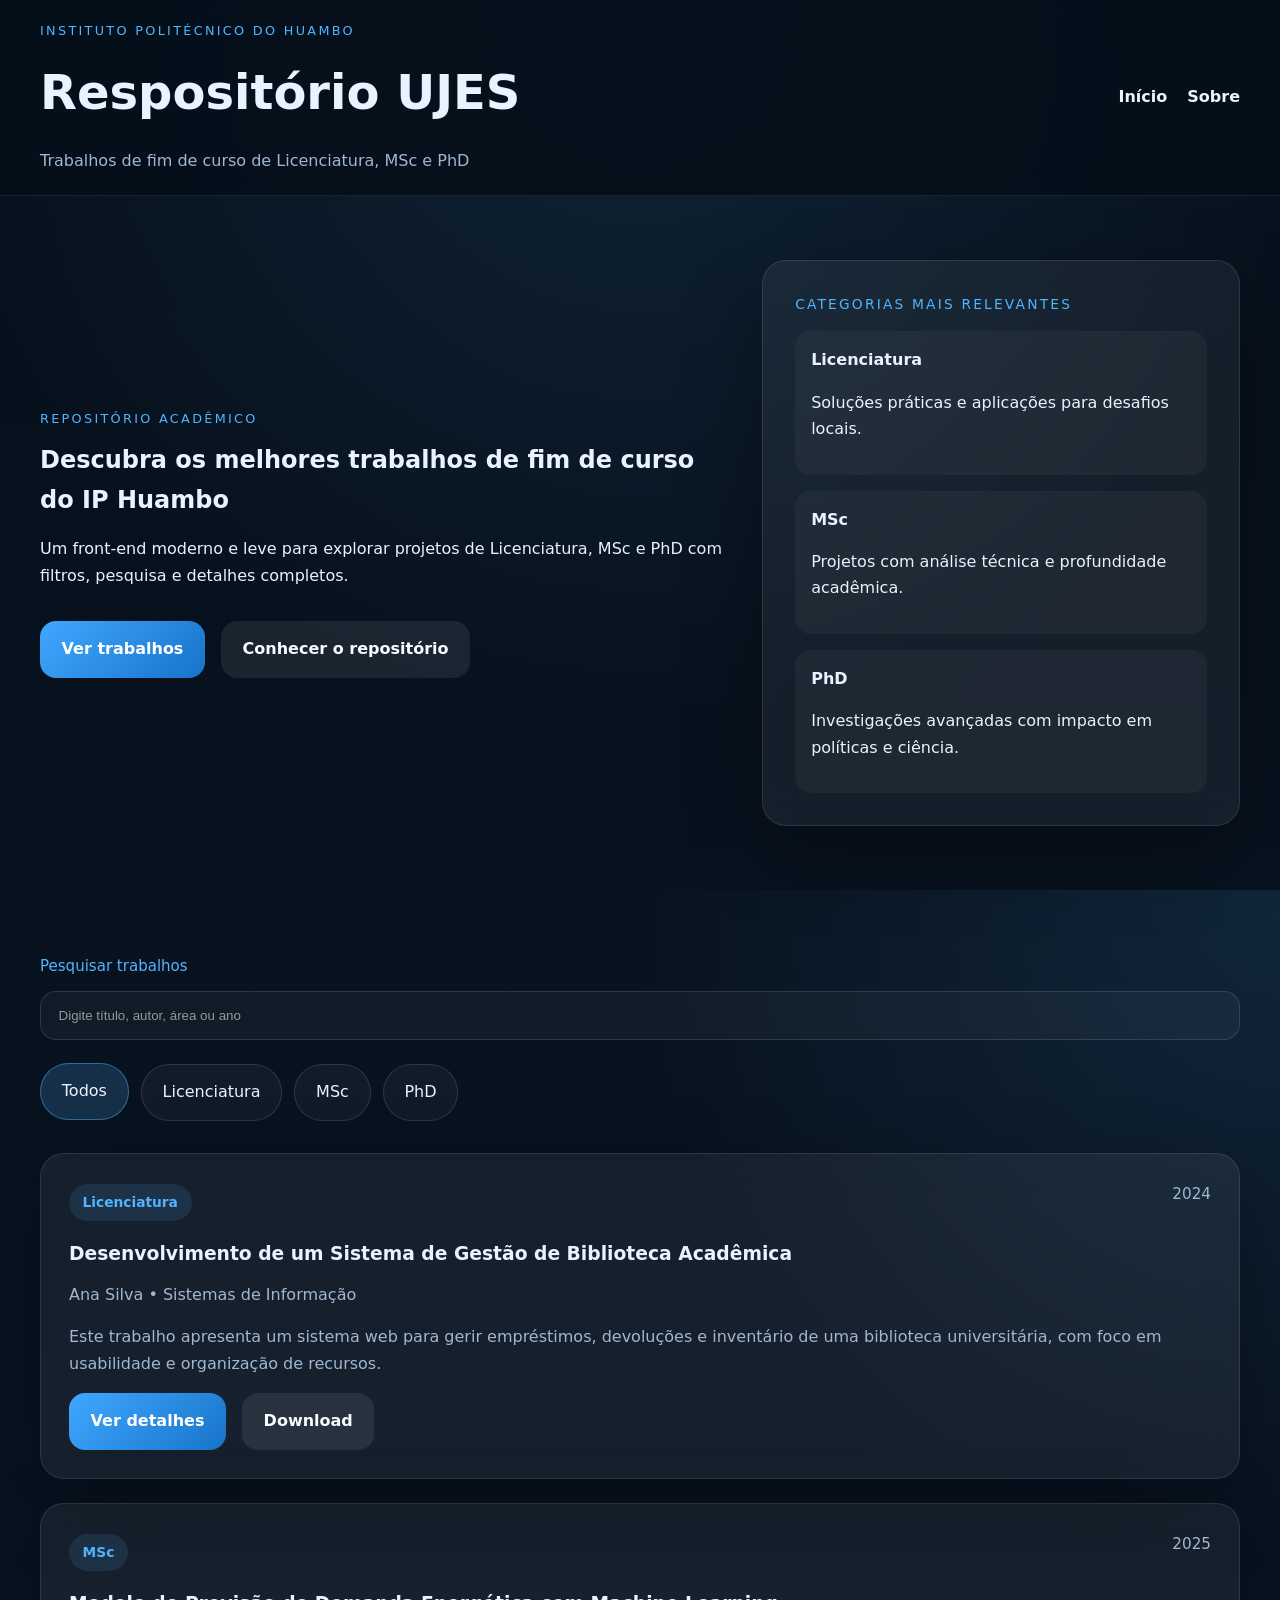
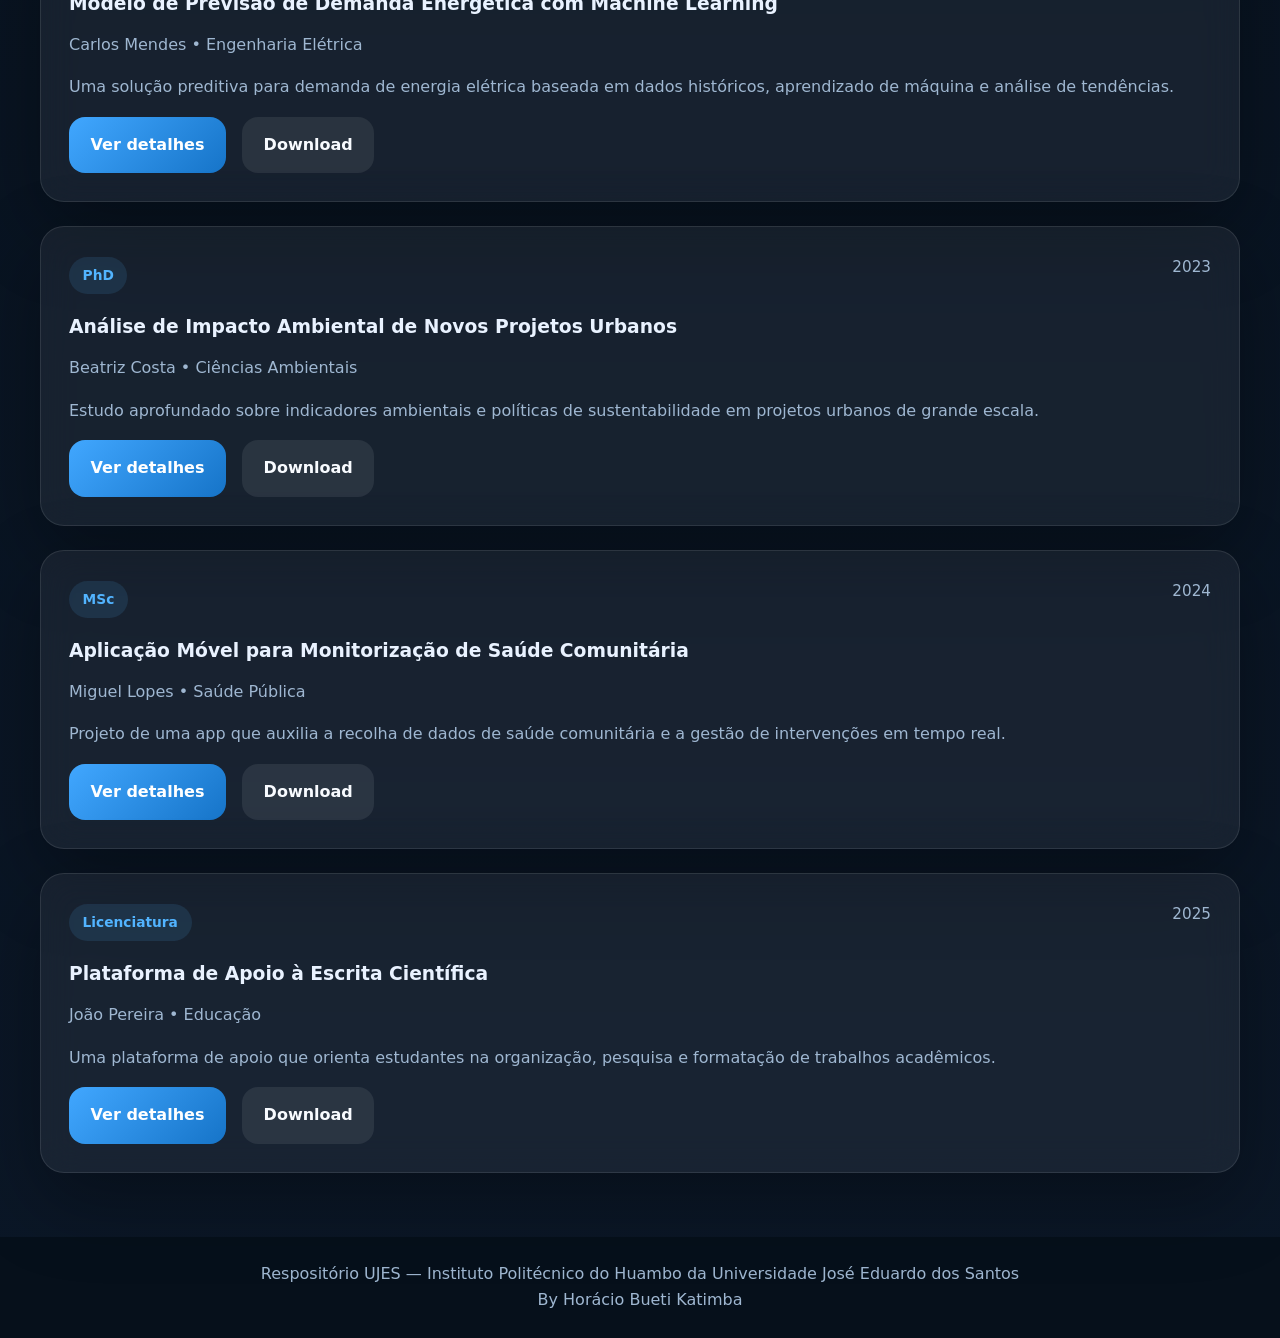
<file: index.html>
<!DOCTYPE html>
<html lang="pt-BR">
<head>
  <meta charset="UTF-8" />
  <meta name="viewport" content="width=device-width, initial-scale=1.0" />
  <title>Respositório UJES</title>
  <link rel="stylesheet" href="css/styles.css" />
</head>
<body>
  <header class="site-header">
    <div class="container header-inner">
      <div>
        <p class="eyebrow">Instituto Politécnico do Huambo</p>
        <h1>Respositório UJES</h1>
        <p class="subtitle">Trabalhos de fim de curso de Licenciatura, MSc e PhD</p>
      </div>
      <nav aria-label="Navegação principal">
        <ul class="nav-list">
          <li><a href="index.html">Início</a></li>
          <li><a href="sobre.html">Sobre</a></li>
        </ul>
      </nav>
    </div>
  </header>

  <main>
    <section class="hero section-hero">
      <div class="container hero-grid">
        <div>
          <p class="eyebrow">Repositório Acadêmico</p>
          <h2>Descubra os melhores trabalhos de fim de curso do IP Huambo</h2>
          <p>Um front-end moderno e leve para explorar projetos de Licenciatura, MSc e PhD com filtros, pesquisa e detalhes completos.</p>
          <div class="hero-actions">
            <a class="button-primary" href="#lista">Ver trabalhos</a>
            <a class="button-secondary" href="sobre.html">Conhecer o repositório</a>
          </div>
        </div>
        <div class="hero-card card-glass">
          <p class="overline">Categorias mais relevantes</p>
          <div class="hero-list">
            <div>
              <strong>Licenciatura</strong>
              <p>Soluções práticas e aplicações para desafios locais.</p>
            </div>
            <div>
              <strong>MSc</strong>
              <p>Projetos com análise técnica e profundidade acadêmica.</p>
            </div>
            <div>
              <strong>PhD</strong>
              <p>Investigações avançadas com impacto em políticas e ciência.</p>
            </div>
          </div>
        </div>
      </div>
    </section>

    <section class="section-light" id="lista">
      <div class="container">
        <div class="controls">
          <div class="search-wrapper">
            <label for="search-input">Pesquisar trabalhos</label>
            <input id="search-input" type="search" placeholder="Digite título, autor, área ou ano" />
          </div>
          <div class="filters" role="group" aria-label="Filtrar por tipo de trabalho">
            <button data-category="all" class="filter active">Todos</button>
            <button data-category="Licenciatura" class="filter">Licenciatura</button>
            <button data-category="MSc" class="filter">MSc</button>
            <button data-category="PhD" class="filter">PhD</button>
          </div>
        </div>

        <div class="works-grid" id="works-grid" aria-live="polite"></div>
      </div>
    </section>
  </main>

  <footer class="site-footer">
    <div class="container">
      <p>Respositório UJES — Instituto Politécnico do Huambo da Universidade José Eduardo dos Santos</p>

      <p>By Horácio Bueti Katimba</p>
    </div>
  </footer>

  <script src="js/data.js"></script>
  <script src="js/index.js"></script>
</body>
</html>
</file>
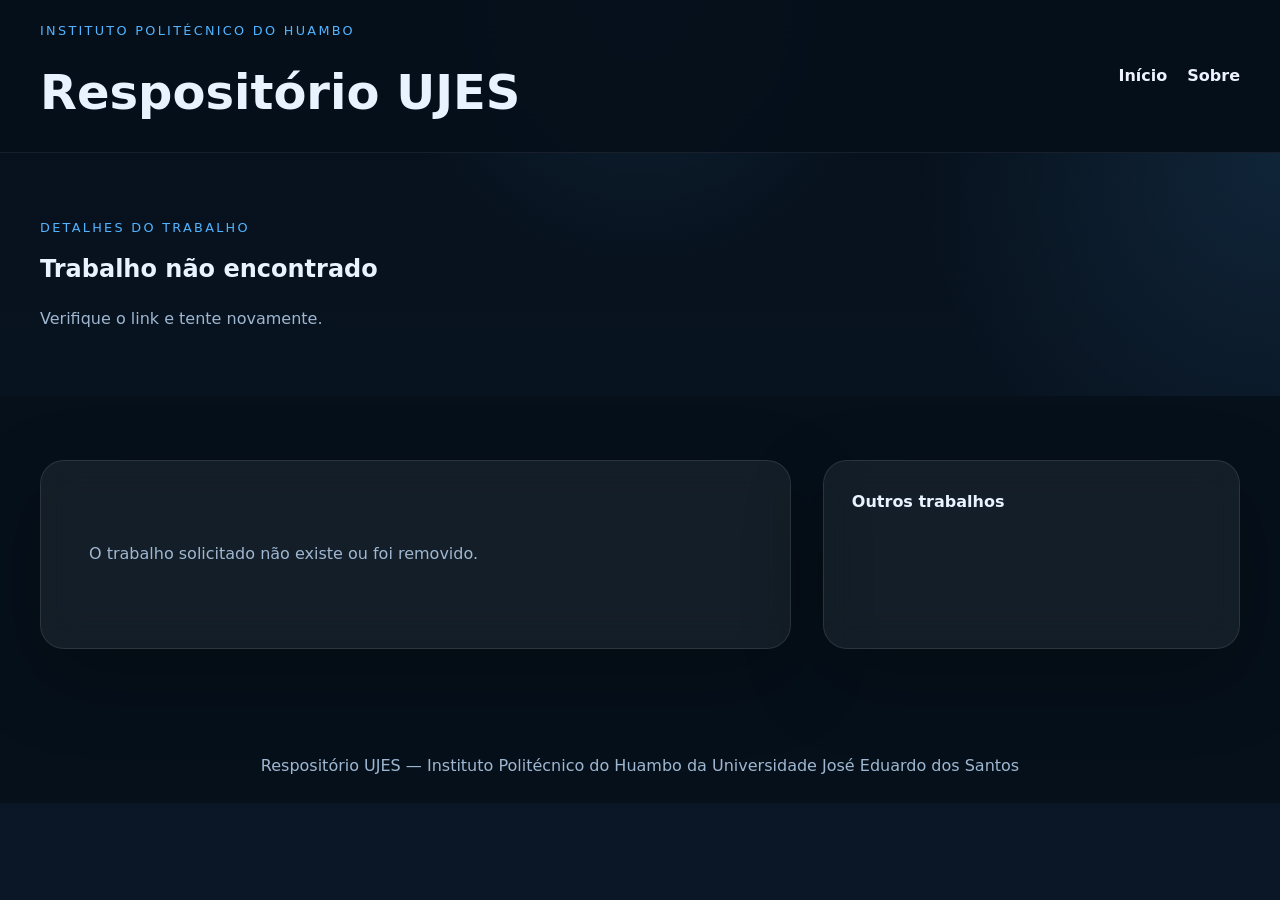
<file: project.html>
<!DOCTYPE html>
<html lang="pt-BR">
<head>
  <meta charset="UTF-8" />
  <meta name="viewport" content="width=device-width, initial-scale=1.0" />
  <title>Detalhes do Trabalho | Respositório UJES</title>
  <link rel="stylesheet" href="css/styles.css" />
</head>
<body>
  <header class="site-header">
    <div class="container header-inner">
      <div>
        <p class="eyebrow">Instituto Politécnico do Huambo</p>
        <h1>Respositório UJES</h1>
      </div>
      <nav aria-label="Navegação principal">
        <ul class="nav-list">
          <li><a href="index.html">Início</a></li>
          <li><a href="sobre.html">Sobre</a></li>
        </ul>
      </nav>
    </div>
  </header>

  <main>
    <section class="detail-hero section-light">
      <div class="container">
        <p class="eyebrow">Detalhes do trabalho</p>
        <h2 id="work-title">Carregando detalhes...</h2>
        <p id="work-subtitle" class="subtitle">Saiba mais sobre o trabalho acadêmico selecionado.</p>
      </div>
    </section>

    <section class="section-dark detail-section">
      <div class="container detail-layout">
        <article class="detail-panel card-glass" id="work-card">
          <p class="badge" id="work-category">Categoria</p>
          <h3 id="work-name"></h3>
          <p class="work-meta" id="work-meta"></p>
          <p id="work-summary"></p>

          <dl class="detail-list">
            <div>
              <dt>Autor</dt>
              <dd id="work-author"></dd>
            </div>
            <div>
              <dt>Orientador</dt>
              <dd id="work-supervisor"></dd>
            </div>
            <div>
              <dt>Ano</dt>
              <dd id="work-year"></dd>
            </div>
            <div>
              <dt>Área temática</dt>
              <dd id="work-area"></dd>
            </div>
          </dl>

          <div class="card-actions">
            <a id="work-link" class="button-primary" href="#" target="_blank" rel="noopener">Abrir trabalho</a>
            <a class="button-secondary" href="index.html">Voltar à lista</a>
          </div>
        </article>

        <aside class="related-card card-glass" id="related-works">
          <h4>Outros trabalhos</h4>
          <div id="related-list"></div>
        </aside>
      </div>
    </section>
  </main>

  <footer class="site-footer">
    <div class="container">
      <p>Respositório UJES — Instituto Politécnico do Huambo da Universidade José Eduardo dos Santos</p>
    </div>
  </footer>

  <script src="js/data.js"></script>
  <script src="js/project.js"></script>
</body>
</html>
</file>
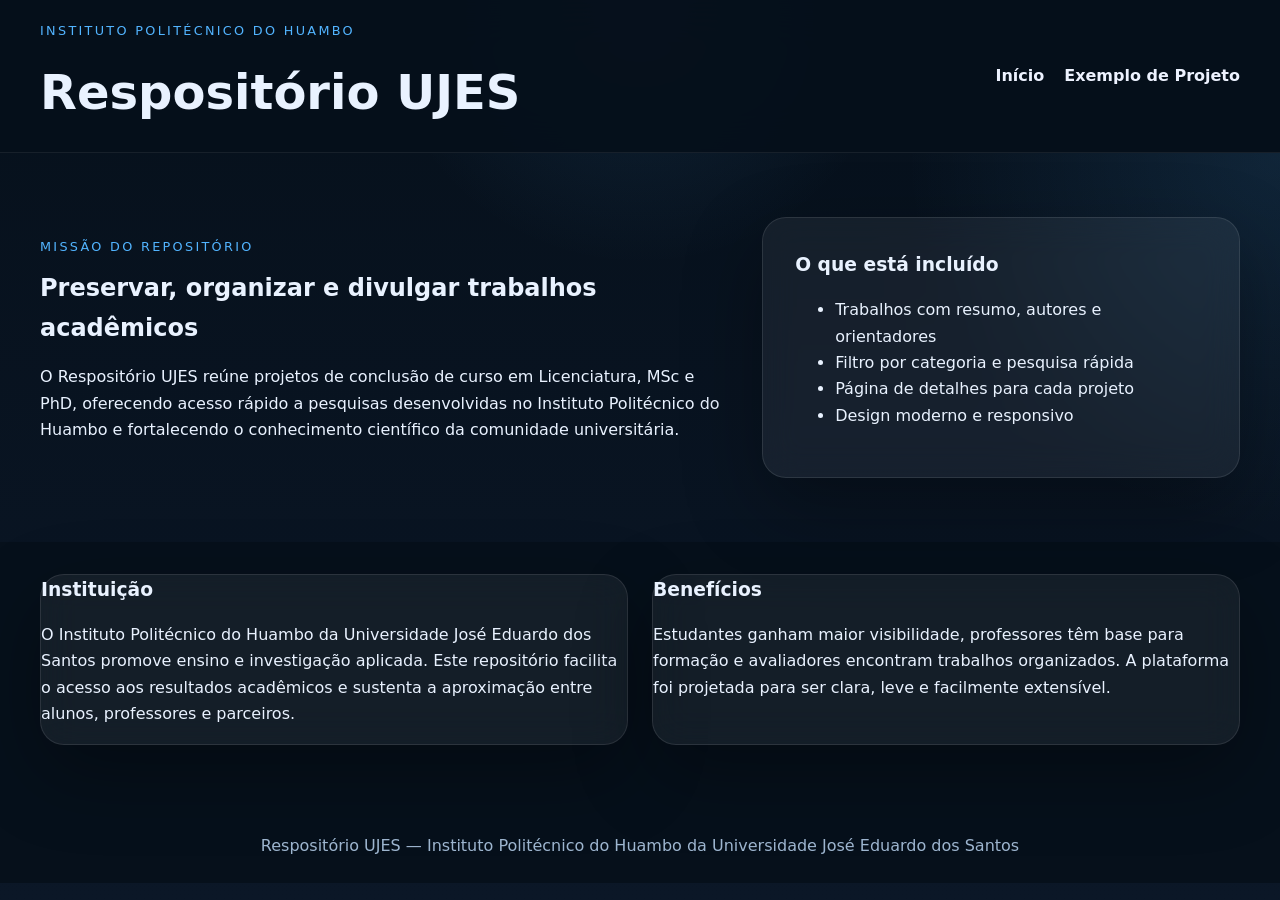
<file: sobre.html>
<!DOCTYPE html>
<html lang="pt-BR">
<head>
  <meta charset="UTF-8" />
  <meta name="viewport" content="width=device-width, initial-scale=1.0" />
  <title>Sobre | Respositório UJES</title>
  <link rel="stylesheet" href="css/styles.css" />
</head>
<body>
  <header class="site-header">
    <div class="container header-inner">
      <div>
        <p class="eyebrow">Instituto Politécnico do Huambo</p>
        <h1>Respositório UJES</h1>
      </div>
      <nav aria-label="Navegação principal">
        <ul class="nav-list">
          <li><a href="index.html">Início</a></li>
          <li><a href="project.html?id=1">Exemplo de Projeto</a></li>
        </ul>
      </nav>
    </div>
  </header>

  <main>
    <section class="hero section-light">
      <div class="container hero-grid">
        <div>
          <p class="eyebrow">Missão do Repositório</p>
          <h2>Preservar, organizar e divulgar trabalhos acadêmicos</h2>
          <p>O Respositório UJES reúne projetos de conclusão de curso em Licenciatura, MSc e PhD, oferecendo acesso rápido a pesquisas desenvolvidas no Instituto Politécnico do Huambo e fortalecendo o conhecimento científico da comunidade universitária.</p>
        </div>
        <div class="info-card card-glass">
          <h3>O que está incluído</h3>
          <ul>
            <li>Trabalhos com resumo, autores e orientadores</li>
            <li>Filtro por categoria e pesquisa rápida</li>
            <li>Página de detalhes para cada projeto</li>
            <li>Design moderno e responsivo</li>
          </ul>
        </div>
      </div>
    </section>

    <section class="section-dark about-section">
      <div class="container about-grid">
        <article class="card-glass">
          <h3>Instituição</h3>
          <p>O Instituto Politécnico do Huambo da Universidade José Eduardo dos Santos promove ensino e investigação aplicada. Este repositório facilita o acesso aos resultados acadêmicos e sustenta a aproximação entre alunos, professores e parceiros.</p>
        </article>
        <article class="card-glass">
          <h3>Benefícios</h3>
          <p>Estudantes ganham maior visibilidade, professores têm base para formação e avaliadores encontram trabalhos organizados. A plataforma foi projetada para ser clara, leve e facilmente extensível.</p>
        </article>
      </div>
    </section>
  </main>

  <footer class="site-footer">
    <div class="container">
      <p>Respositório UJES — Instituto Politécnico do Huambo da Universidade José Eduardo dos Santos</p>
    </div>
  </footer>
</body>
</html>
</file>
<file: css/styles.css>
:root {
  color-scheme: dark light;
  --bg: #08101f;
  --surface: rgba(255, 255, 255, 0.08);
  --surface-strong: rgba(255, 255, 255, 0.12);
  --text: #e9f2ff;
  --muted: #9fb7d1;
  --accent: #52b4ff;
  --accent-strong: #1b7ed4;
  --border: rgba(255, 255, 255, 0.12);
  --shadow: 0 28px 80px rgba(0, 0, 0, 0.32);
  --radius: 1.5rem;
}

* {
  box-sizing: border-box;
}

html {
  scroll-behavior: smooth;
}

body {
  margin: 0;
  min-height: 100vh;
  font-family: Inter, system-ui, sans-serif;
  background: radial-gradient(circle at top, rgba(82, 180, 255, 0.12), transparent 24%),
    linear-gradient(180deg, #06101b 0%, #0b1727 100%);
  color: var(--text);
  line-height: 1.65;
}

img {
  max-width: 100%;
  display: block;
}

button,
a {
  font: inherit;
}

.container {
  width: min(1200px, calc(100% - 2.5rem));
  margin: 0 auto;
}

.site-header {
  position: sticky;
  top: 0;
  z-index: 10;
  backdrop-filter: blur(22px);
  background: rgba(6, 16, 27, 0.92);
  border-bottom: 1px solid rgba(255, 255, 255, 0.07);
}

.header-inner {
  display: flex;
  align-items: center;
  justify-content: space-between;
  gap: 1.5rem;
  padding: 1.25rem 0;
}

.eyebrow {
  margin: 0 0 0.75rem;
  text-transform: uppercase;
  letter-spacing: 0.18em;
  font-size: 0.8rem;
  color: var(--accent);
}

h1,
h2,
h3,
h4,
h5 {
  margin: 0;
}

h1 {
  font-size: clamp(2rem, 4vw, 3rem);
}

.subtitle {
  margin: 1rem 0 0;
  max-width: 46rem;
  color: var(--muted);
}

.nav-list {
  list-style: none;
  margin: 0;
  padding: 0;
  display: flex;
  gap: 1.25rem;
  flex-wrap: wrap;
}

.nav-list a {
  color: #edf2ff;
  text-decoration: none;
  font-weight: 600;
  transition: color 0.2s ease;
}

.nav-list a:hover {
  color: var(--accent);
}

.section-hero,
.section-light,
.section-dark {
  padding: clamp(3rem, 5vw, 5rem) 0;
}

.section-light {
  background: radial-gradient(circle at top right, rgba(82, 180, 255, 0.12), transparent 28%);
}

.section-dark {
  background: #06101b;
}

.hero-grid {
  display: grid;
  grid-template-columns: 1.3fr 0.9fr;
  gap: 2rem;
  align-items: center;
}

.hero-actions {
  display: flex;
  flex-wrap: wrap;
  gap: 1rem;
  margin-top: 2rem;
}

.hero-card,
.card-glass,
.related-card,
.info-card {
  background: rgba(255, 255, 255, 0.06);
  border: 1px solid rgba(255, 255, 255, 0.1);
  box-shadow: var(--shadow);
  border-radius: var(--radius);
  backdrop-filter: blur(18px);
}

.hero-card {
  padding: 2rem;
}

.hero-card .overline {
  margin: 0 0 1rem;
  font-size: 0.86rem;
  letter-spacing: 0.16em;
  text-transform: uppercase;
  color: var(--accent);
}

.hero-list {
  display: grid;
  gap: 1rem;
}

.hero-list div {
  border-radius: 1rem;
  padding: 1rem;
  background: rgba(255, 255, 255, 0.04);
}

.hero-list strong {
  display: block;
  margin-bottom: 0.5rem;
}

.controls {
  display: grid;
  gap: 1.5rem;
  margin-bottom: 2rem;
}

.search-wrapper {
  display: grid;
  gap: 0.75rem;
}

.search-wrapper label {
  font-size: 0.94rem;
  color: var(--accent);
}

#search-input {
  width: 100%;
  padding: 1rem 1.1rem;
  border-radius: 1rem;
  border: 1px solid rgba(255, 255, 255, 0.12);
  background: rgba(255, 255, 255, 0.04);
  color: #fff;
}

#search-input::placeholder {
  color: rgba(255, 255, 255, 0.55);
}

.filters {
  display: flex;
  flex-wrap: wrap;
  gap: 0.75rem;
}

.filter {
  border: 1px solid rgba(255, 255, 255, 0.12);
  background: rgba(255, 255, 255, 0.04);
  color: #edf2ff;
  padding: 0.9rem 1.3rem;
  border-radius: 999px;
  cursor: pointer;
  transition: transform 0.2s ease, background 0.2s ease, border-color 0.2s ease;
}

.filter.active,
.filter:hover {
  transform: translateY(-1px);
  background: rgba(82, 180, 255, 0.18);
  border-color: rgba(82, 180, 255, 0.45);
}

.works-grid {
  display: grid;
  gap: 1.5rem;
}

.work-card {
  padding: 1.75rem;
}

.work-card h3 {
  margin-bottom: 0.75rem;
}

.work-card .work-meta,
.work-card p {
  color: var(--muted);
}

.work-year {
  font-size: 0.95rem;
  color: var(--accent);
}

.card-head {
  display: flex;
  justify-content: space-between;
  align-items: center;
  gap: 1rem;
  margin-bottom: 1rem;
}

.badge {
  display: inline-flex;
  align-items: center;
  gap: 0.5rem;
  background: rgba(82, 180, 255, 0.12);
  color: var(--accent);
  font-weight: 700;
  padding: 0.45rem 0.85rem;
  border-radius: 999px;
  font-size: 0.86rem;
}

.work-card p {
  margin: 0 0 1rem;
}

.card-actions {
  display: flex;
  flex-wrap: wrap;
  gap: 1rem;
}

.button-primary,
.button-secondary {
  border: none;
  border-radius: 1rem;
  cursor: pointer;
  padding: 0.95rem 1.35rem;
  font-weight: 700;
  text-decoration: none;
  display: inline-flex;
  align-items: center;
  justify-content: center;
}

.button-primary {
  background: linear-gradient(135deg, #41a7ff, #1674c8);
  color: #fff;
}

.button-secondary {
  background: rgba(255, 255, 255, 0.08);
  color: #f8fbff;
}

.detail-section {
  padding-bottom: 5rem;
}

.detail-layout {
  display: grid;
  gap: 2rem;
  grid-template-columns: 1.8fr 1fr;
}

.detail-panel {
  padding: 2rem;
}

.related-card {
  padding: 1.75rem;
}

.related-card h4 {
  margin-bottom: 1rem;
}

.related-item {
  padding: 1rem;
  border-radius: 1rem;
  background: rgba(255, 255, 255, 0.04);
  margin-bottom: 1rem;
}

.related-item:last-child {
  margin-bottom: 0;
}

.related-item h5 {
  margin: 0 0 0.35rem;
}

.related-item p {
  margin: 0 0 1rem;
  color: var(--muted);
}

.button-secondary.small {
  padding: 0.75rem 1rem;
  font-size: 0.9rem;
}

.about-section {
  padding-top: 2rem;
}

.about-grid {
  display: grid;
  grid-template-columns: repeat(2, minmax(0, 1fr));
  gap: 1.5rem;
}

.info-card {
  padding: 2rem;
}

.empty-state {
  color: var(--muted);
  padding: 2rem 1rem;
}

.site-footer {
  background: rgba(6, 16, 27, 0.95);
  color: #9fb7d1;
  padding: 1.5rem 0;
}

.site-footer p {
  margin: 0;
  text-align: center;
}

@media (max-width: 900px) {
  .hero-grid,
  .detail-layout,
  .about-grid {
    grid-template-columns: 1fr;
  }

  .header-inner {
    flex-direction: column;
    align-items: flex-start;
  }
}

@media (max-width: 720px) {
  .filters {
    justify-content: stretch;
  }

  .filter {
    flex: 1 1 auto;
  }
}
</file>
